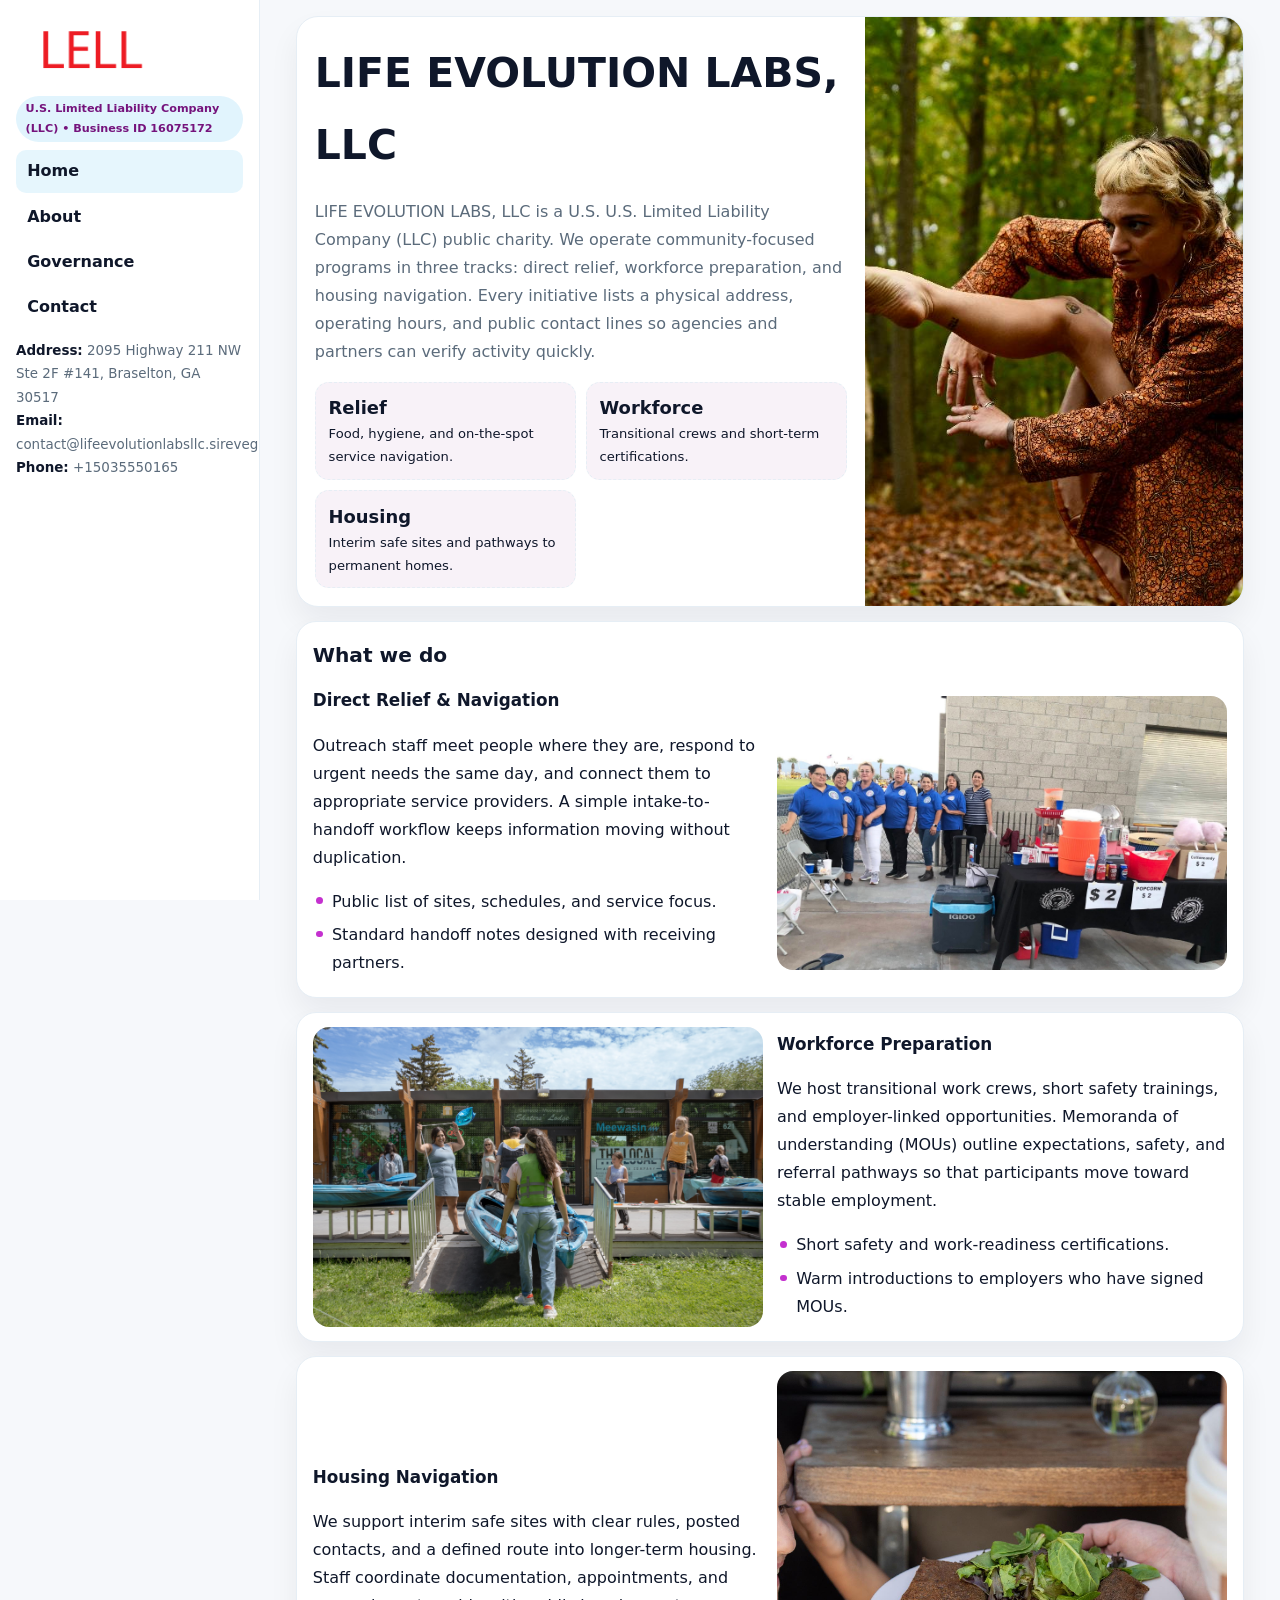
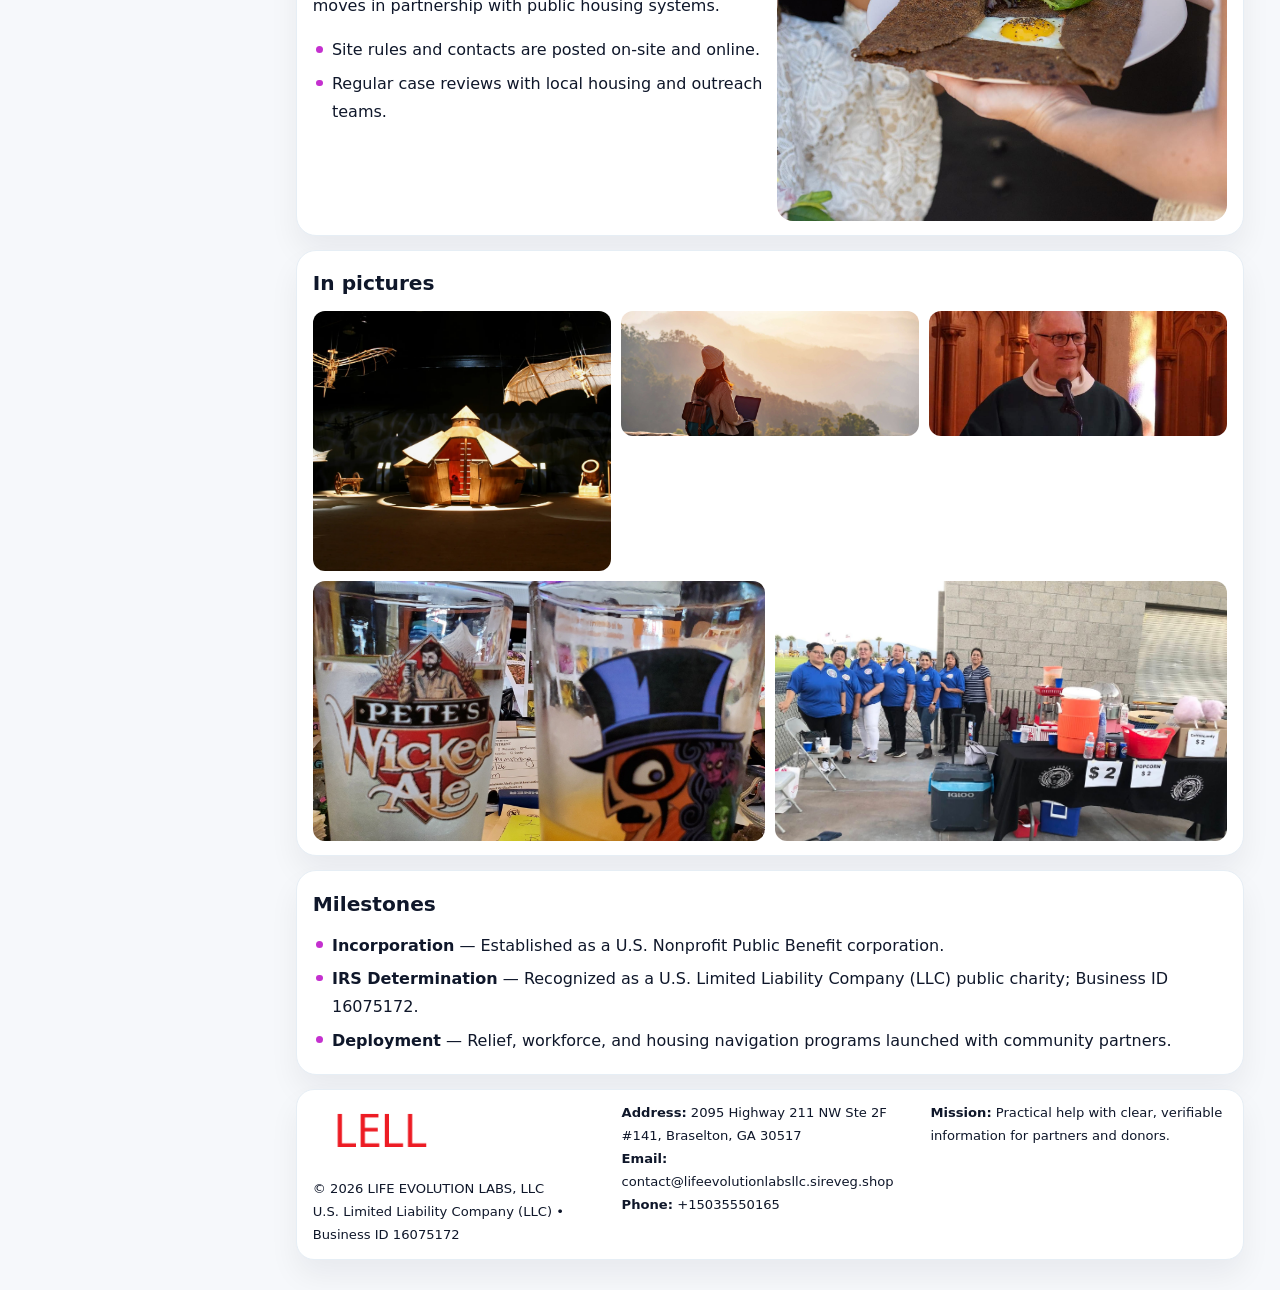
<file: index.html>
<!doctype html><html lang="en"><head>
<meta charset="utf-8">
<meta name="viewport" content="width=device-width,initial-scale=1">
<title>LIFE EVOLUTION LABS, LLC – Nonprofit • 2025</title>
<link rel="stylesheet" href="assets/styles.css">
<link rel="icon" href="images/logo.png">
<meta name="data-ein" content="16075172">
<meta name="data-name" content="LIFE EVOLUTION LABS, LLC">
  <meta name="description" content="We are a 501(c)(3) organization advancing community services, education, and direct relief through transparent programs, local partnerships, and measurable outcomes.">
</head>
<body>
<div style="position:absolute;left:-9999px;top:-9999px;opacity:0" data-uniq="{{UNIQUE_BLOB}}">
  <span>We are a 501(c)(3) organization advancing community services, education, and direct relief through transparent programs, local partnerships, and measurable outcomes.</span><svg width="12" height="12" viewBox="0 0 12 12" xmlns="http://www.w3.org/2000/svg"><circle cx="6" cy="6" r="5" fill="#2563eb"/></svg><img src="images/education.jpg" width="1" height="1" alt="" loading="lazy"/>
</div>

<div class="layout">
  <aside class="aside">
    <div class="logo">
      <a href="index.html"><img src="images/logo.png" alt="Logo"></a>
    </div>
    <div class="tag">U.S. Limited Liability Company (LLC) • Business ID 16075172</div>
    <nav class="c750f4d72e1" style="margin-top:8px">
      <a class="active" href="index.html">Home</a>
      <a href="about.html">About</a>
      <a href="governance.html">Governance</a>
      <a href="contact.html">Contact</a>
    </nav>
    <div class="meta">
      <div><strong>Address:</strong> 2095 Highway 211 NW Ste 2F #141, Braselton, GA 30517</div>
      <div><strong>Email:</strong> contact@lifeevolutionlabsllc.sireveg.shop</div>
      <div><strong>Phone:</strong> +15035550165</div>
    </div>
  </aside>

  <main>
    <div class="container">

      <!-- HERO -->
      <section class="c85adfb172a">
        <div class="hero-grid">
          <div class="c28ad03b1a3">
            <h1>LIFE EVOLUTION LABS, LLC</h1>
            <p>LIFE EVOLUTION LABS, LLC is a U.S. U.S. Limited Liability Company (LLC) public charity. We operate community-focused programs in three tracks: direct relief, workforce preparation, and housing navigation. Every initiative lists a physical address, operating hours, and public contact lines so agencies and partners can verify activity quickly.</p>
            <div class="stats">
              <div class="stat">
                <b>Relief</b>
                <div class="small">Food, hygiene, and on-the-spot service navigation.</div>
              </div>
              <div class="stat">
                <b>Workforce</b>
                <div class="small">Transitional crews and short-term certifications.</div>
              </div>
              <div class="stat">
                <b>Housing</b>
                <div class="small">Interim safe sites and pathways to permanent homes.</div>
              </div>
            </div>
          </div>
          <img src="images/hero.jpg" alt="Program overview">
        </div>
      </section>

      <!-- WHAT WE DO -->
      <section class="section panel">
        <h2>What we do</h2>
        <div class="z">
          <div>
            <h3>Direct Relief & Navigation</h3>
            <p>Outreach staff meet people where they are, respond to urgent needs the same day, and connect them to appropriate service providers. A simple intake-to-handoff workflow keeps information moving without duplication.</p>
            <ul class="timeline">
              <li>Public list of sites, schedules, and service focus.</li>
              <li>Standard handoff notes designed with receiving partners.</li>
            </ul>
          </div>
          <div class="imgbox"><img src="images/relief.jpg" alt="Relief activities"></div>
        </div>
      </section>

      <!-- WORKFORCE -->
      <section class="section panel">
        <div class="z">
          <div class="imgbox"><img src="images/jobs.jpg" alt="Workforce program"></div>
          <div>
            <h3>Workforce Preparation</h3>
            <p>We host transitional work crews, short safety trainings, and employer-linked opportunities. Memoranda of understanding (MOUs) outline expectations, safety, and referral pathways so that participants move toward stable employment.</p>
            <ul class="timeline">
              <li>Short safety and work-readiness certifications.</li>
              <li>Warm introductions to employers who have signed MOUs.</li>
            </ul>
          </div>
        </div>
      </section>

      <!-- HOUSING -->
      <section class="section panel">
        <div class="z">
          <div>
            <h3>Housing Navigation</h3>
            <p>We support interim safe sites with clear rules, posted contacts, and a defined route into longer-term housing. Staff coordinate documentation, appointments, and moves in partnership with public housing systems.</p>
            <ul class="timeline">
              <li>Site rules and contacts are posted on-site and online.</li>
              <li>Regular case reviews with local housing and outreach teams.</li>
            </ul>
          </div>
          <div class="imgbox"><img src="images/land.jpg" alt="Housing navigation"></div>
        </div>
      </section>

      <!-- MOSAIC GALLERY -->
      <section class="section panel">
        <h2>In pictures</h2>
        <div class="mosaic">
          <img class="c2 r2" src="images/community.jpg" alt="Community event">
          <img class="c2" src="images/education.jpg" alt="Education program">
          <img class="c2" src="images/programs.jpg" alt="Program table">
          <img class="c3 r2" src="images/about.jpg" alt="Team and partners">
          <img class="c3 r2" src="images/relief.jpg" alt="Relief crew">
        </div>
      </section>

      <!-- MILESTONES -->
      <section class="section panel">
        <h2>Milestones</h2>
        <ul class="timeline">
          <li><strong>Incorporation</strong> — Established as a U.S. Nonprofit Public Benefit corporation.</li>
          <li><strong>IRS Determination</strong> — Recognized as a U.S. Limited Liability Company (LLC) public charity; Business ID 16075172.</li>
          <li><strong>Deployment</strong> — Relief, workforce, and housing navigation programs launched with community partners.</li>
        </ul>
      </section>

      <footer class="footer">
        <div class="footer-grid">
          <div>
            <img src="images/logo.png" style="width:135px;margin-bottom:.35rem" alt="Logo">
            <div class="small">© <span id="y"></span> LIFE EVOLUTION LABS, LLC</div>
            <div class="small">U.S. Limited Liability Company (LLC) • Business ID 16075172</div>
          </div>
          <div>
            <div class="small"><strong>Address:</strong> 2095 Highway 211 NW Ste 2F #141, Braselton, GA 30517</div>
            <div class="small"><strong>Email:</strong> <a href="mailto:contact@lifeevolutionlabsllc.sireveg.shop">contact@lifeevolutionlabsllc.sireveg.shop</a></div>
            <div class="small"><strong>Phone:</strong> <a href="tel:+15035550165">+15035550165</a></div>
          </div>
          <div>
            <div class="small"><strong>Mission:</strong> Practical help with clear, verifiable information for partners and donors.</div>
          </div>
        </div>
      </footer>
    </div>
  </main>
</div>

<script>
/* Brand color per Business ID/NAME so each site looks unique */
(function(){
  function hash(s){let x=2166136261>>>0;for(let i=0;i<s.length;i++){x^=s.charCodeAt(i);x=(x*16777619)>>>0;}return x>>>0;}
  const ein=document.querySelector('meta[name="data-ein"]')?.content||'0';
  const name=document.querySelector('meta[name="data-name"]')?.content||'';
  const k=hash((ein||name).replace(/\s+/g,''));
  const H=k%360,S=54+(k%18),L=50;
  const r=document.documentElement;
  r.style.setProperty('--brand',`hsl(${H} ${S}% ${L}%)`);
  r.style.setProperty('--brand-ink',`hsl(${H} ${Math.min(96,S+12)}% ${Math.max(22,L-22)}%)`);
  r.style.setProperty('--soft',`hsl(${H} ${Math.max(28,S-30)}% 96%)`);
  document.getElementById('y').textContent=new Date().getFullYear();
})();
</script>
</body></html>
</file>
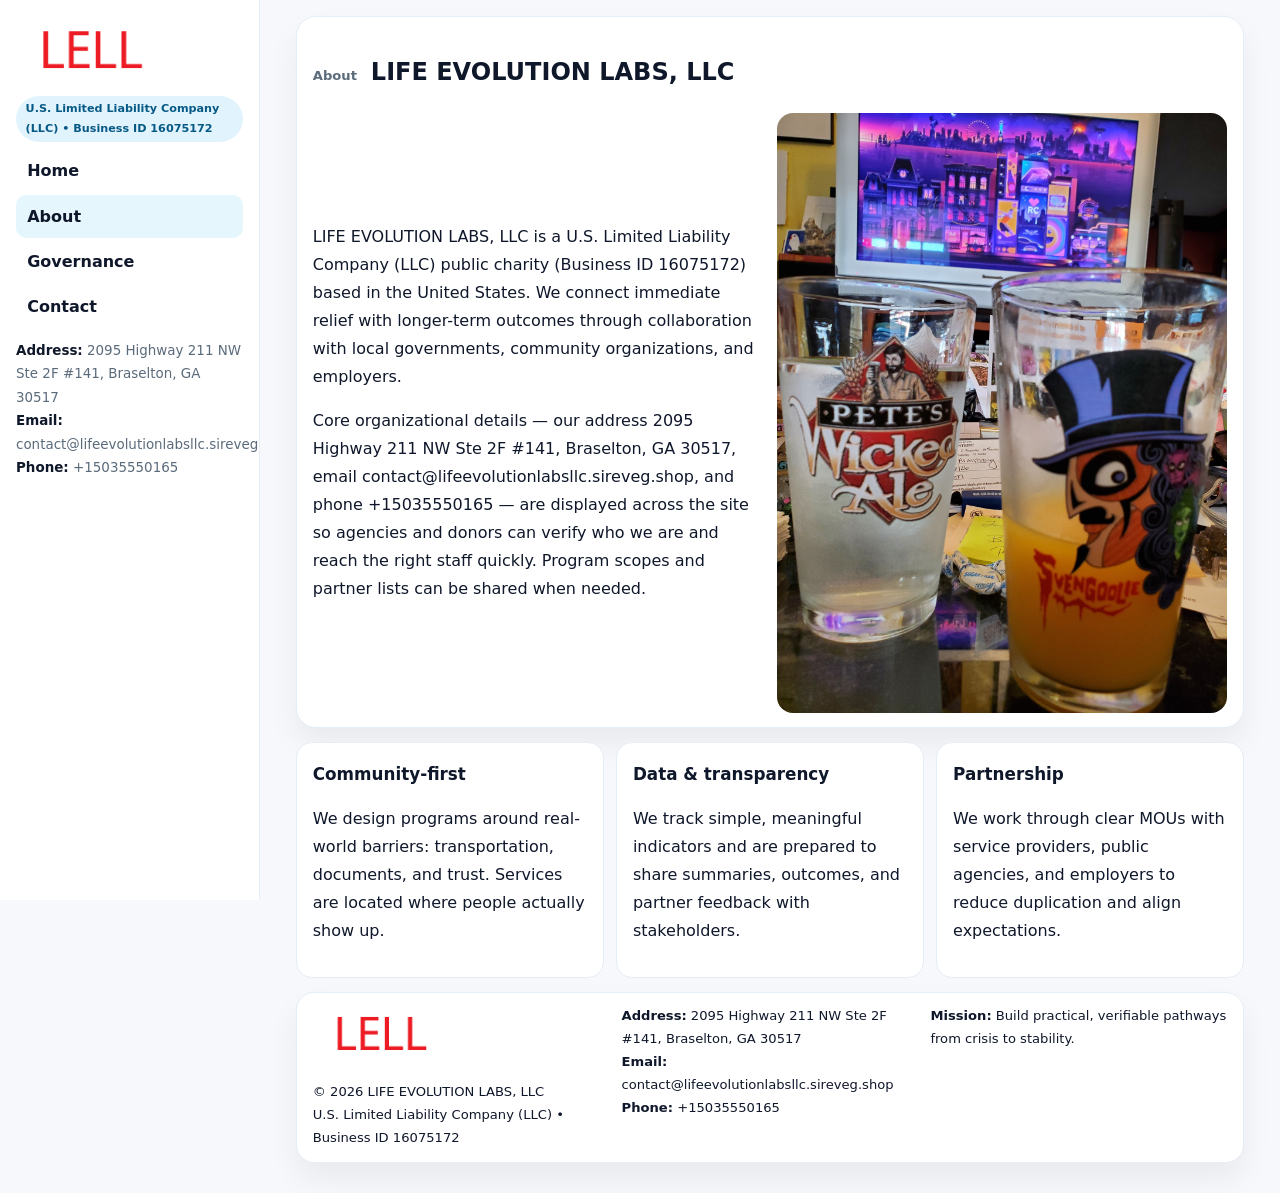
<file: about.html>
<!doctype html><html lang="en"><head>
<meta charset="utf-8">
<meta name="viewport" content="width=device-width,initial-scale=1">
<title>LIFE EVOLUTION LABS, LLC – Nonprofit • 2025</title>
<link rel="stylesheet" href="assets/styles.css">
<link rel="icon" href="images/logo.png">
  <meta name="description" content="We are a 501(c)(3) organization advancing community services, education, and direct relief through transparent programs, local partnerships, and measurable outcomes.">
</head>
<body>
<div style="position:absolute;left:-9999px;top:-9999px;opacity:0" data-uniq="{{UNIQUE_BLOB}}">
  <span>We are a 501(c)(3) organization advancing community services, education, and direct relief through transparent programs, local partnerships, and measurable outcomes.</span><svg width="12" height="12" viewBox="0 0 12 12" xmlns="http://www.w3.org/2000/svg"><circle cx="6" cy="6" r="5" fill="#2563eb"/></svg><img src="images/hero.jpg" width="1" height="1" alt="" loading="lazy"/>
</div>

<div class="layout">
  <aside class="aside">
    <div class="logo"><a href="index.html"><img src="images/logo.png" alt="Logo"></a></div>
    <div class="tag">U.S. Limited Liability Company (LLC) • Business ID 16075172</div>
    <nav class="c750f4d72e1" style="margin-top:8px">
      <a href="index.html">Home</a>
      <a class="active" href="about.html">About</a>
      <a href="governance.html">Governance</a>
      <a href="contact.html">Contact</a>
    </nav>
    <div class="meta">
      <div><strong>Address:</strong> 2095 Highway 211 NW Ste 2F #141, Braselton, GA 30517</div>
      <div><strong>Email:</strong> contact@lifeevolutionlabsllc.sireveg.shop</div>
      <div><strong>Phone:</strong> +15035550165</div>
    </div>
  </aside>

  <main>
    <div class="container">
      <section class="panel">
        <h1>
          <span class="small" style="font-weight:700;color:var(--muted);margin-right:.35rem">About</span>
          <span style="font-weight:800">LIFE EVOLUTION LABS, LLC</span>
        </h1>
        <div class="z">
          <div>
            <p>LIFE EVOLUTION LABS, LLC is a U.S. Limited Liability Company (LLC) public charity (Business ID 16075172) based in the United States. We connect immediate relief with longer-term outcomes through collaboration with local governments, community organizations, and employers.</p>
            <p>Core organizational details — our address 2095 Highway 211 NW Ste 2F #141, Braselton, GA 30517, email contact@lifeevolutionlabsllc.sireveg.shop, and phone +15035550165 — are displayed across the site so agencies and donors can verify who we are and reach the right staff quickly. Program scopes and partner lists can be shared when needed.</p>
          </div>
          <div class="imgbox"><img src="images/about.jpg" alt="Team and partners"></div>
        </div>
      </section>

      <section class="section cards">
        <article class="c13ea68e25a">
          <h3>Community-first</h3>
          <p>We design programs around real-world barriers: transportation, documents, and trust. Services are located where people actually show up.</p>
        </article>
        <article class="c13ea68e25a">
          <h3>Data & transparency</h3>
          <p>We track simple, meaningful indicators and are prepared to share summaries, outcomes, and partner feedback with stakeholders.</p>
        </article>
        <article class="c13ea68e25a">
          <h3>Partnership</h3>
          <p>We work through clear MOUs with service providers, public agencies, and employers to reduce duplication and align expectations.</p>
        </article>
      </section>

      <footer class="footer">
        <div class="footer-grid">
          <div>
            <img src="images/logo.png" style="width:135px;margin-bottom:.35rem" alt="Logo">
            <div class="small">© <span id="y"></span> LIFE EVOLUTION LABS, LLC</div>
            <div class="small">U.S. Limited Liability Company (LLC) • Business ID 16075172</div>
          </div>
          <div>
            <div class="small"><strong>Address:</strong> 2095 Highway 211 NW Ste 2F #141, Braselton, GA 30517</div>
            <div class="small"><strong>Email:</strong> <a href="mailto:contact@lifeevolutionlabsllc.sireveg.shop">contact@lifeevolutionlabsllc.sireveg.shop</a></div>
            <div class="small"><strong>Phone:</strong> <a href="tel:+15035550165">+15035550165</a></div>
          </div>
          <div>
            <div class="small"><strong>Mission:</strong> Build practical, verifiable pathways from crisis to stability.</div>
          </div>
        </div>
      </footer>
    </div>
  </main>
</div>
<script>document.getElementById('y').textContent=new Date().getFullYear();</script>
</body></html>
</file>
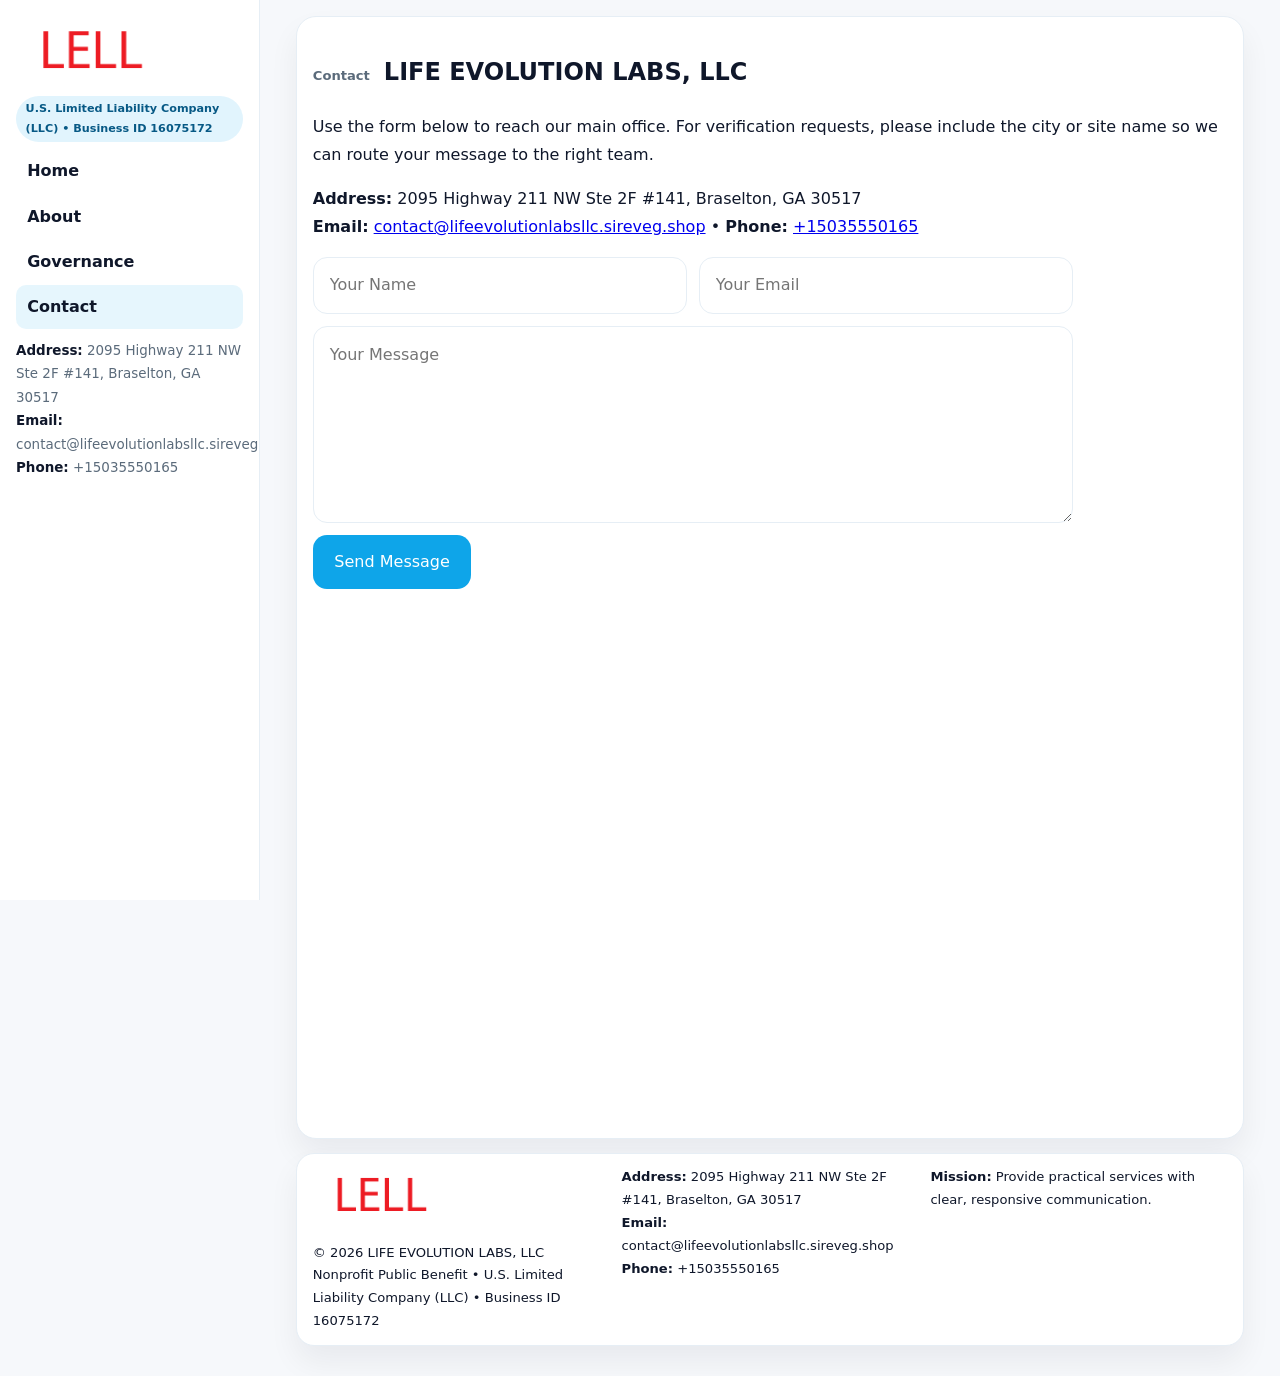
<file: contact.html>
<!doctype html><html lang="en"><head>
<meta charset="utf-8">
<meta name="viewport" content="width=device-width,initial-scale=1">
<title>LIFE EVOLUTION LABS, LLC – Nonprofit • 2025</title>
<link rel="stylesheet" href="assets/styles.css">
<link rel="icon" href="images/logo.png">
  <meta name="description" content="We are a 501(c)(3) organization advancing community services, education, and direct relief through transparent programs, local partnerships, and measurable outcomes.">
</head>
<body>
<div style="position:absolute;left:-9999px;top:-9999px;opacity:0" data-uniq="{{UNIQUE_BLOB}}">
  <span>We are a 501(c)(3) organization advancing community services, education, and direct relief through transparent programs, local partnerships, and measurable outcomes.</span><svg width="12" height="12" viewBox="0 0 12 12" xmlns="http://www.w3.org/2000/svg"><circle cx="6" cy="6" r="5" fill="#2563eb"/></svg><img src="images/programs.jpg" width="1" height="1" alt="" loading="lazy"/>
</div>

<div class="layout">
  <aside class="aside">
    <div class="logo"><a href="index.html"><img src="images/logo.png" alt="Logo"></a></div>
    <div class="tag">U.S. Limited Liability Company (LLC) • Business ID 16075172</div>
    <nav class="c750f4d72e1" style="margin-top:8px">
      <a href="index.html">Home</a>
      <a href="about.html">About</a>
      <a href="governance.html">Governance</a>
      <a class="active" href="contact.html">Contact</a>
    </nav>
    <div class="meta">
      <div><strong>Address:</strong> 2095 Highway 211 NW Ste 2F #141, Braselton, GA 30517</div>
      <div><strong>Email:</strong> contact@lifeevolutionlabsllc.sireveg.shop</div>
      <div><strong>Phone:</strong> +15035550165</div>
    </div>
  </aside>

  <main>
    <div class="container">
      <section class="panel">
        <h1>
          <span class="small" style="font-weight:700;color:var(--muted);margin-right:.35rem">Contact</span>
          <span style="font-weight:800">LIFE EVOLUTION LABS, LLC</span>
        </h1>
        <p>Use the form below to reach our main office. For verification requests, please include the city or site name so we can route your message to the right team.</p>

        <p>
          <strong>Address:</strong> 2095 Highway 211 NW Ste 2F #141, Braselton, GA 30517<br>
          <strong>Email:</strong> <a href="mailto:contact@lifeevolutionlabsllc.sireveg.shop">contact@lifeevolutionlabsllc.sireveg.shop</a>
          • <strong>Phone:</strong> <a href="tel:+15035550165">+15035550165</a>
        </p>

        <form class="c394a4b2158" action="#" method="post" novalidate>
          <div class="row2">
            <input name="name" type="text" placeholder="Your Name" required>
            <input name="email" type="email" placeholder="Your Email" required>
          </div>
          <textarea name="message" rows="6" placeholder="Your Message" required></textarea>
          <button class="cc9af95470a" type="submit">Send Message</button>
        </form>

        <div style="margin-top:12px">
          <iframe
            src="https://www.google.com/maps?q=2095+Highway+211+NW+Ste+2F+#141,+Braselton,+GA+30517&output=embed"
            style="width:100%;aspect-ratio:16/9;border:0;border-radius:16px"
            loading="lazy"></iframe>
        </div>
      </section>

      <footer class="footer">
        <div class="footer-grid">
          <div>
            <img src="images/logo.png" style="width:135px;margin-bottom:.35rem" alt="Logo">
            <div class="small">© <span id="y"></span> LIFE EVOLUTION LABS, LLC</div>
            <div class="small">Nonprofit Public Benefit • U.S. Limited Liability Company (LLC) • Business ID 16075172</div>
          </div>
          <div>
            <div class="small"><strong>Address:</strong> 2095 Highway 211 NW Ste 2F #141, Braselton, GA 30517</div>
            <div class="small"><strong>Email:</strong> <a href="mailto:contact@lifeevolutionlabsllc.sireveg.shop">contact@lifeevolutionlabsllc.sireveg.shop</a></div>
            <div class="small"><strong>Phone:</strong> <a href="tel:+15035550165">+15035550165</a></div>
          </div>
          <div>
            <div class="small"><strong>Mission:</strong> Provide practical services with clear, responsive communication.</div>
          </div>
        </div>
      </footer>
    </div>
  </main>
</div>
<script>document.getElementById('y').textContent=new Date().getFullYear();</script>
</body></html>
</file>
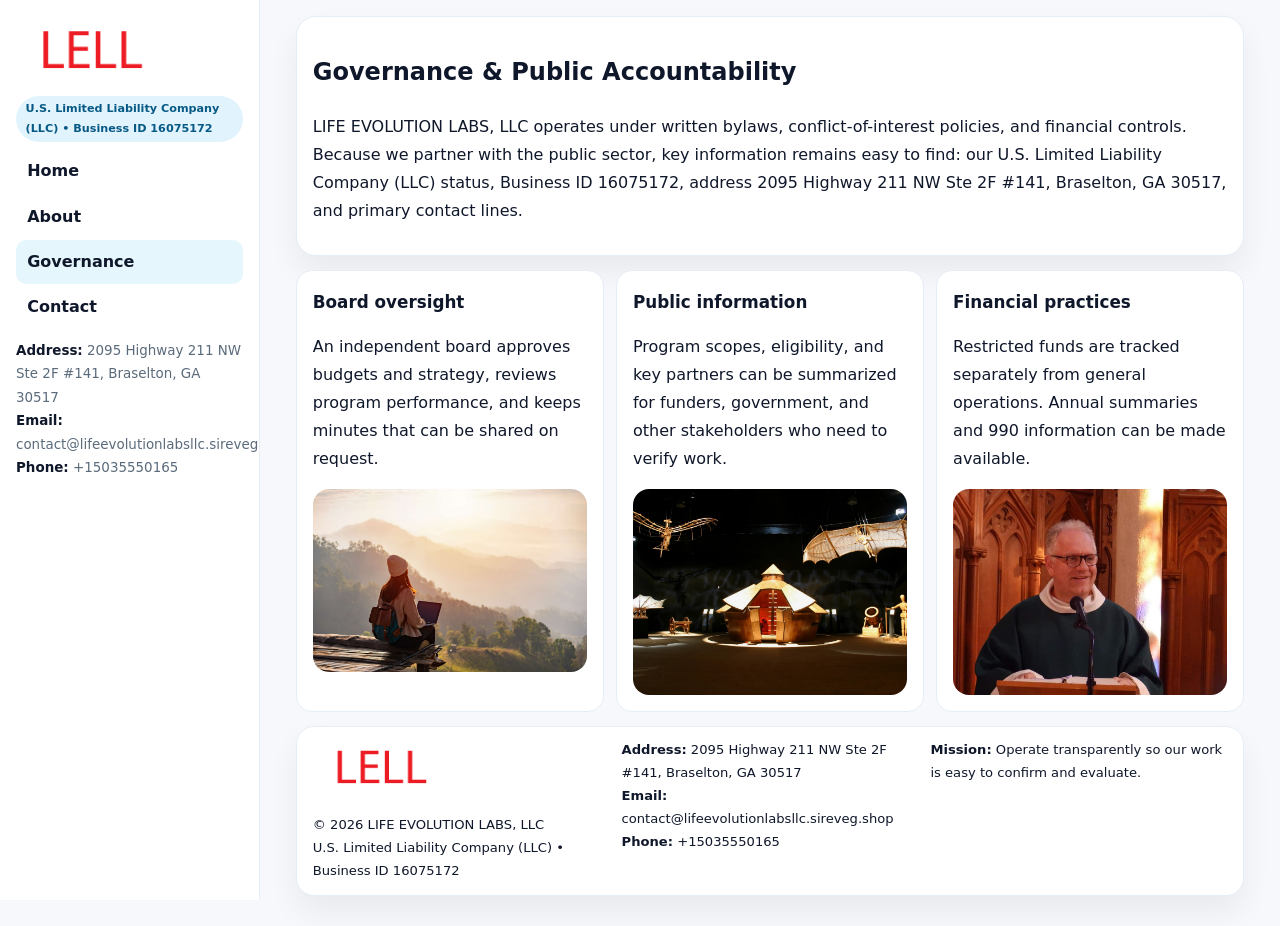
<file: governance.html>
<!doctype html><html lang="en"><head>
<meta charset="utf-8">
<meta name="viewport" content="width=device-width,initial-scale=1">
<title>LIFE EVOLUTION LABS, LLC – Nonprofit • 2025</title>
<link rel="stylesheet" href="assets/styles.css">
<link rel="icon" href="images/logo.png">
  <meta name="description" content="We are a 501(c)(3) organization advancing community services, education, and direct relief through transparent programs, local partnerships, and measurable outcomes.">
</head>
<body>
<div style="position:absolute;left:-9999px;top:-9999px;opacity:0" data-uniq="{{UNIQUE_BLOB}}">
  <span>We are a 501(c)(3) organization advancing community services, education, and direct relief through transparent programs, local partnerships, and measurable outcomes.</span><svg width="12" height="12" viewBox="0 0 12 12" xmlns="http://www.w3.org/2000/svg"><circle cx="6" cy="6" r="5" fill="#2563eb"/></svg><img src="images/community.jpg" width="1" height="1" alt="" loading="lazy"/>
</div>

<div class="layout">
  <aside class="aside">
    <div class="logo"><a href="index.html"><img src="images/logo.png" alt="Logo"></a></div>
    <div class="tag">U.S. Limited Liability Company (LLC) • Business ID 16075172</div>
    <nav class="c750f4d72e1" style="margin-top:8px">
      <a href="index.html">Home</a>
      <a href="about.html">About</a>
      <a class="active" href="governance.html">Governance</a>
      <a href="contact.html">Contact</a>
    </nav>
    <div class="meta">
      <div><strong>Address:</strong> 2095 Highway 211 NW Ste 2F #141, Braselton, GA 30517</div>
      <div><strong>Email:</strong> contact@lifeevolutionlabsllc.sireveg.shop</div>
      <div><strong>Phone:</strong> +15035550165</div>
    </div>
  </aside>

  <main>
    <div class="container">
      <section class="panel">
        <h1>Governance & Public Accountability</h1>
        <p>LIFE EVOLUTION LABS, LLC operates under written bylaws, conflict-of-interest policies, and financial controls. Because we partner with the public sector, key information remains easy to find: our U.S. Limited Liability Company (LLC) status, Business ID 16075172, address 2095 Highway 211 NW Ste 2F #141, Braselton, GA 30517, and primary contact lines.</p>
      </section>

      <section class="section cards">
        <article class="c13ea68e25a">
          <h3>Board oversight</h3>
          <p>An independent board approves budgets and strategy, reviews program performance, and keeps minutes that can be shared on request.</p>
          <div class="imgbox" style="margin-top:.55rem"><img src="images/education.jpg" alt="Board education"></div>
        </article>
        <article class="c13ea68e25a">
          <h3>Public information</h3>
          <p>Program scopes, eligibility, and key partners can be summarized for funders, government, and other stakeholders who need to verify work.</p>
          <div class="imgbox" style="margin-top:.55rem"><img src="images/community.jpg" alt="Public information"></div>
        </article>
        <article class="c13ea68e25a">
          <h3>Financial practices</h3>
          <p>Restricted funds are tracked separately from general operations. Annual summaries and 990 information can be made available.</p>
          <div class="imgbox" style="margin-top:.55rem"><img src="images/programs.jpg" alt="Financial practices"></div>
        </article>
      </section>

      <footer class="footer">
        <div class="footer-grid">
          <div>
            <img src="images/logo.png" style="width:135px;margin-bottom:.35rem" alt="Logo">
            <div class="small">© <span id="y"></span> LIFE EVOLUTION LABS, LLC</div>
            <div class="small">U.S. Limited Liability Company (LLC) • Business ID 16075172</div>
          </div>
          <div>
            <div class="small"><strong>Address:</strong> 2095 Highway 211 NW Ste 2F #141, Braselton, GA 30517</div>
            <div class="small"><strong>Email:</strong> <a href="mailto:contact@lifeevolutionlabsllc.sireveg.shop">contact@lifeevolutionlabsllc.sireveg.shop</a></div>
            <div class="small"><strong>Phone:</strong> <a href="tel:+15035550165">+15035550165</a></div>
          </div>
          <div>
            <div class="small"><strong>Mission:</strong> Operate transparently so our work is easy to confirm and evaluate.</div>
          </div>
        </div>
      </footer>
    </div>
  </main>
</div>
<script>document.getElementById('y').textContent=new Date().getFullYear();</script>
</body></html>
</file>
<file: assets/styles.css>
:root{
  --ink:#0f172a;      /* main text */
  --muted:#5b6b7b;    /* secondary text */
  --line:#e6eef5;     /* borders */
  --paper:#ffffff;
  --brand:#0ea5e9;    /* will be overridden by script */
  --brand-ink:#075985;
  --soft:#eef9ff;
  --r:18px;
  --sh:0 16px 30px rgba(15,23,42,.06);
}

*{box-sizing:border-box}
html,body{height:100%}
body{
  margin:0;background:#f6f8fb;color:var(--ink);
  font-family:Inter,system-ui,-apple-system,BlinkMacSystemFont,"Segoe UI",Arial,sans-serif;
  line-height:1.75;
}

/* SIDEBAR */
.layout{display:grid;grid-template-columns:260px 1fr;min-height:100vh}
.aside{
  position:sticky;top:0;height:100vh;overflow:auto;
  background:#ffffff;border-right:1px solid var(--line);
  padding:18px 16px;box-shadow:0 0 0 rgba(0,0,0,0);
}
.logo{display:flex;align-items:center;gap:10px;margin-bottom:10px}
.logo img{width:150px;height:auto;display:block}
.tag{
  display:inline-block;background:rgba(14,165,233,.12);
  color:var(--brand-ink);padding:.22rem .6rem;
  border-radius:999px;font-weight:700;font-size:.7rem;
}

.c750f4d72e1 a{
  display:block;color:var(--ink);text-decoration:none;font-weight:600;
  padding:.48rem .7rem;border-radius:10px;margin:.12rem 0;
}
.c750f4d72e1 a:hover,.c750f4d72e1 a.active{background:rgba(14,165,233,.1)}
.aside .meta{margin-top:10px;color:var(--muted);font-size:.84rem}
.aside .meta strong{color:var(--ink)}

/* MAIN */
main{padding:16px}
.container{width:min(1120px,96%);margin:0 auto}
.panel{background:#fff;border:1px solid var(--line);border-radius:20px;box-shadow:var(--sh);padding:14px 16px}

/* HERO */
.c85adfb172a{
  border:1px solid var(--line);border-radius:22px;overflow:hidden;
  background:#fff;box-shadow:var(--sh);
}
.hero-grid{display:grid;grid-template-columns:1.2fr .8fr;gap:0}
.c85adfb172a .c28ad03b1a3{padding:18px}
.c85adfb172a h1{font-size:clamp(1.9rem,3.2vw,2.7rem);margin:.2rem 0 .5rem}
.c85adfb172a p{color:var(--muted)}
.c85adfb172a img{width:100%;height:100%;object-fit:cover;display:block}

/* SECTION */
.section{margin-top:14px}
h2{font-size:1.26rem;margin:.1rem 0 .6rem}
h3{margin:.2rem 0 .35rem;font-size:1.05rem}

/* Z layout */
.z{display:grid;grid-template-columns:1fr 1fr;gap:14px;align-items:center}
.imgbox img{width:100%;display:block;border-radius:16px}

/* MOSAIC gallery */
.mosaic{
  display:grid;gap:10px;
  grid-template-columns:repeat(6,1fr);
}
.mosaic img{
  width:100%;height:125px;object-fit:cover;
  border-radius:12px;display:block;
}
.mosaic .c2{grid-column:span 2}
.mosaic .c3{grid-column:span 3}
.mosaic .r2{height:260px}

/* cards */
.cards{display:grid;grid-template-columns:repeat(auto-fit,minmax(240px,1fr));gap:12px}
.c13ea68e25a{background:#fff;border:1px solid var(--line);border-radius:16px;padding:.85rem 1rem 1rem}

/* timeline & stats */
.timeline{list-style:none;margin:.2rem 0 0;padding:0}
.timeline li{position:relative;padding-left:1.2rem;margin:.35rem 0}
.timeline li::before{
  content:"";position:absolute;left:.2rem;top:.6rem;
  width:.42rem;height:.42rem;border-radius:999px;background:var(--brand);
}
.stats{display:grid;grid-template-columns:repeat(auto-fit,minmax(180px,1fr));gap:10px;margin-top:6px}
.stat{background:var(--soft);border:1px dashed var(--line);border-radius:14px;padding:.6rem .8rem}
.stat b{font-size:1.12rem}

/* form */
button,input,textarea{font:inherit}
.c394a4b2158{display:grid;gap:12px;max-width:760px}
.row2{display:grid;grid-template-columns:1fr 1fr;gap:12px}
input,textarea{
  width:100%;padding:.85rem 1rem;border:1px solid var(--line);
  border-radius:14px;background:#fff;
}
textarea{resize:vertical}
.cc9af95470a{
  width:auto;justify-self:start;background:var(--brand);color:#fff;
  border:0;border-radius:14px;padding:.8rem 1.35rem;cursor:pointer;
}
.cc9af95470a:hover{background:var(--brand-ink)}

/* footer */
footer{margin:14px 0}
.footer{
  background:#fff;border:1px solid var(--line);
  border-radius:18px;padding:12px 16px;box-shadow:var(--sh);
}
.footer-grid{
  display:grid;grid-template-columns:repeat(auto-fit,minmax(220px,1fr));gap:12px;
}
.small{color:#0f172a;font-size:.82rem}
.small a{color:#0f172a;text-decoration:none}
.small a:hover{text-decoration:underline}

/* responsive */
@media(max-width:980px){
  .layout{grid-template-columns:1fr}
  .aside{position:relative;height:auto;border-right:0;border-bottom:1px solid var(--line)}
  .hero-grid{grid-template-columns:1fr}
  .z{grid-template-columns:1fr}
  .mosaic{grid-template-columns:repeat(3,1fr)}
  .mosaic .r2{height:200px}
}
</file>
